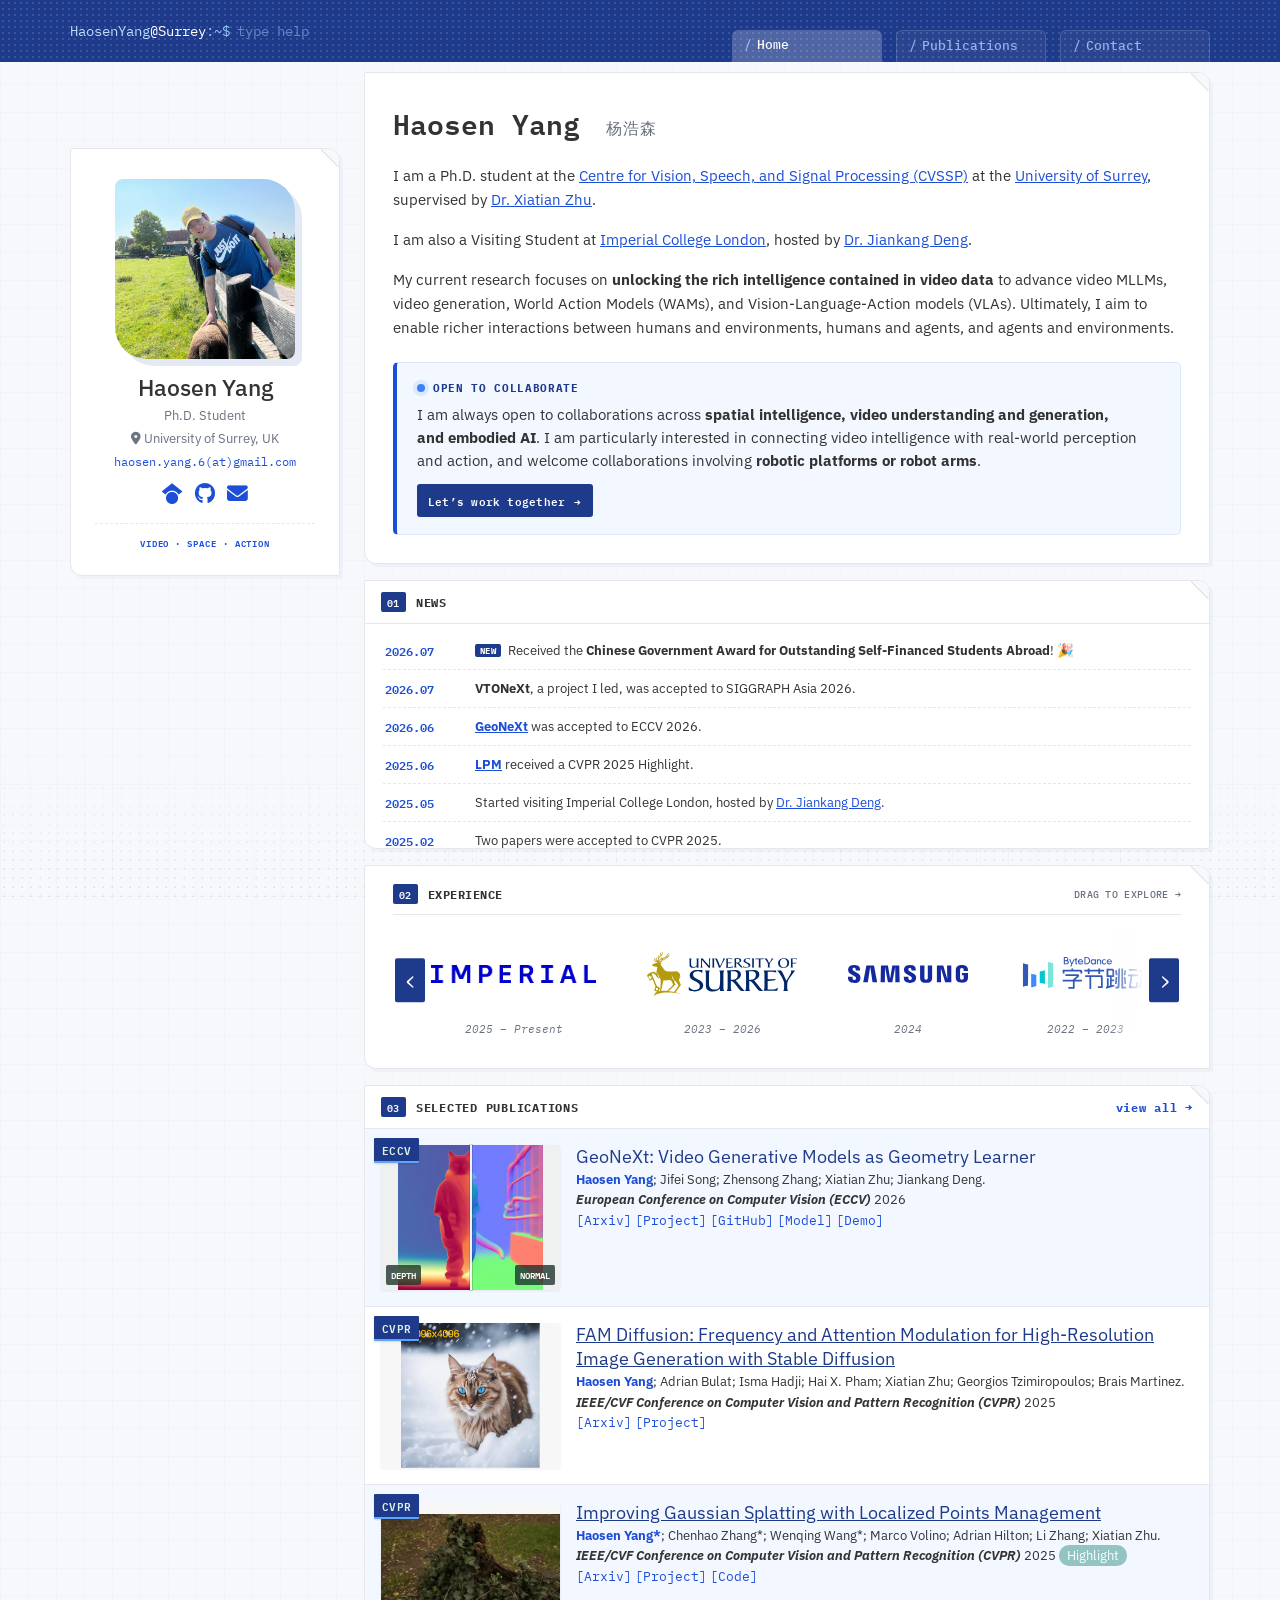
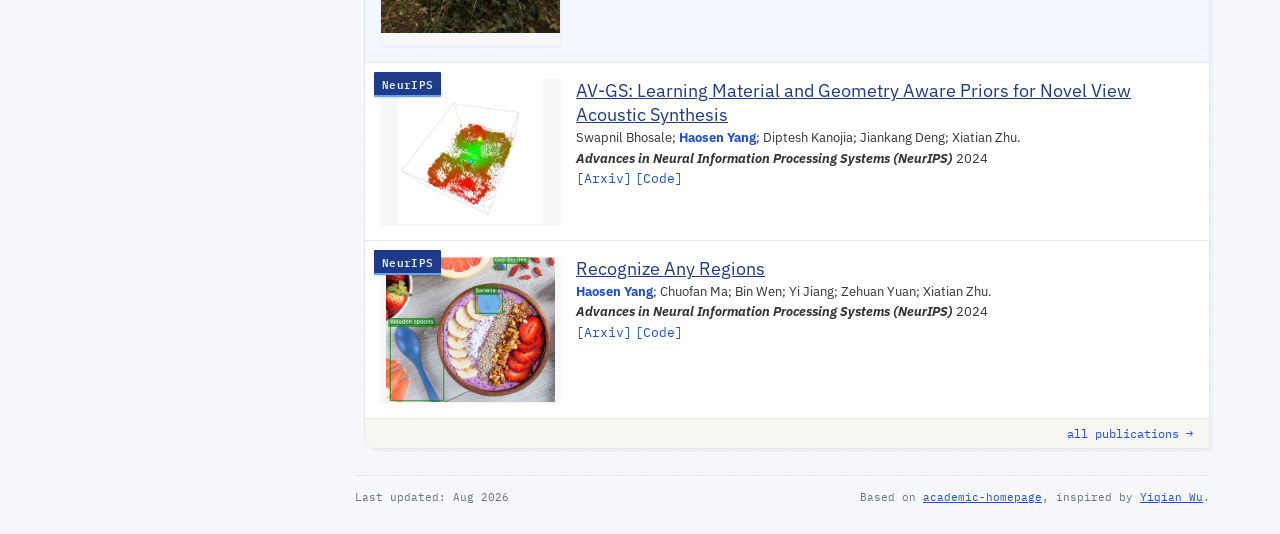
<file: index.html>
<!doctype html>
<html lang="en">
<head>
  <meta charset="utf-8">
  <meta name="viewport" content="width=device-width, initial-scale=1">
  <meta name="description" content="Haosen Yang — Human-Centric Spatial Intelligence, 3D/4D Reconstruction, and Generative AI.">
  <title>Haosen Yang</title>
  <link rel="preconnect" href="https://fonts.googleapis.com">
  <link rel="preconnect" href="https://fonts.gstatic.com" crossorigin>
  <link rel="stylesheet" href="https://fonts.googleapis.com/css2?family=IBM+Plex+Mono:wght@300;400;500;600;700&amp;family=IBM+Plex+Sans:wght@300;400;500;600;700&amp;display=swap">
  <link rel="stylesheet" href="https://cdnjs.cloudflare.com/ajax/libs/font-awesome/6.5.1/css/all.min.css">
  <link rel="stylesheet" href="stylesheet.css">
</head>
<body>
  <nav class="navbar">
    <div class="nav-inner">
      <form class="terminal" id="mini-terminal" autocomplete="off">
        <button class="terminal-prompt" type="button" aria-label="Open interactive terminal">HaosenYang<span class="terminal-place">@Surrey</span><span class="terminal-dim">:~$</span></button>
        <input class="terminal-input" id="terminal-input" type="text" aria-label="Terminal command" placeholder="type help" spellcheck="false">
        <div class="terminal-output" id="terminal-output" role="status" aria-live="polite"></div>
      </form>
      <button class="menu-button" type="button" aria-expanded="false" aria-controls="nav-links">menu</button>
      <div class="nav-links" id="nav-links">
        <a class="active" href="#home">Home</a>
        <a href="#publications">Publications</a>
        <a href="mailto:haosen.yang.6@gmail.com">Contact</a>
      </div>
    </div>
  </nav>

  <main class="container" id="home">
    <aside class="sidebar">
      <div class="card profile-card">
        <img class="avatar" src="images/yhs_avatar.jpeg" alt="Portrait of Haosen Yang">
        <h2>Haosen Yang</h2>
        <p class="position">Ph.D. Student</p>
        <p class="location"><i class="fa-solid fa-location-dot"></i> University of Surrey, UK</p>
        <a class="email" href="mailto:haosen.yang.6@gmail.com">haosen.yang.6(at)gmail.com</a>
        <div class="socials" aria-label="Academic profiles">
          <a href="https://scholar.google.com/citations?user=H8uoAdMAAAAJ&amp;hl=en" target="_blank" rel="noreferrer" aria-label="Google Scholar"><i class="fa-brands fa-google-scholar"></i></a>
          <a href="https://github.com/happy-hsy" target="_blank" rel="noreferrer" aria-label="GitHub"><i class="fa-brands fa-github"></i></a>
          <a href="mailto:haosen.yang.6@gmail.com" aria-label="Email"><i class="fa-solid fa-envelope"></i></a>
        </div>
      </div>
    </aside>

    <div class="content">
      <section class="card intro-card">
        <div class="card-body">
          <h1>Haosen Yang <span class="chinese-name">杨浩森</span></h1>
          <div class="bio">
            <p>I am a Ph.D. student at the <a href="https://www.surrey.ac.uk/centre-vision-speech-signal-processing/" target="_blank" rel="noreferrer">Centre for Vision, Speech, and Signal Processing (CVSSP)</a> at the <a href="https://www.surrey.ac.uk/" target="_blank" rel="noreferrer">University of Surrey</a>, supervised by <a href="https://x-up-lab.github.io/" target="_blank" rel="noreferrer">Dr. Xiatian Zhu</a>.</p>
            <p>I am also a Visiting Student at <a href="https://www.imperial.ac.uk/" target="_blank" rel="noreferrer">Imperial College London</a>, hosted by <a href="https://jiankangdeng.github.io/" target="_blank" rel="noreferrer">Dr. Jiankang Deng</a>.</p>
            <p>My current research focuses on <strong>unlocking the rich intelligence contained in video data</strong> to advance video MLLMs, video generation, World Action Models (WAMs), and Vision-Language-Action models (VLAs). Ultimately, I aim to enable richer interactions between humans and environments, humans and agents, and agents and environments.</p>
            <aside class="collaboration-callout">
              <div class="collaboration-label"><span></span> Open to collaborate</div>
              <p>I am always open to collaborations across <strong>spatial intelligence, video understanding and generation, and embodied AI</strong>. I am particularly interested in connecting video intelligence with real-world perception and action, and welcome collaborations involving <strong>robotic platforms or robot arms</strong>.</p>
              <a class="collaboration-button" href="mailto:haosen.yang.6@gmail.com">Let’s work together <span aria-hidden="true">→</span></a>
            </aside>
          </div>
        </div>
      </section>

      <section class="card news-card" aria-labelledby="news-title">
        <h3 class="section-title" id="news-title"><span>01</span> News</h3>
        <div class="news-list" tabindex="0" aria-label="Latest news, scroll for more">
          <div class="news-item latest"><time datetime="2026-07">2026.07</time><p><span class="new-badge">NEW</span> Received the <strong>Chinese Government Award for Outstanding Self-Financed Students Abroad</strong>! 🎉</p></div>
          <div class="news-item"><time datetime="2026-07">2026.07</time><p><strong>VTONeXt</strong>, a project I led, was accepted to SIGGRAPH Asia 2026.</p></div>
          <div class="news-item"><time datetime="2026-06">2026.06</time><p><a href="#geonext"><strong>GeoNeXt</strong></a> was accepted to ECCV 2026.</p></div>
          <div class="news-item"><time datetime="2025-06">2025.06</time><p><a href="https://arxiv.org/abs/2406.04251" target="_blank" rel="noreferrer"><strong>LPM</strong></a> received a CVPR 2025 Highlight.</p></div>
          <div class="news-item"><time datetime="2025-05">2025.05</time><p>Started visiting Imperial College London, hosted by <a href="https://jiankangdeng.github.io/" target="_blank" rel="noreferrer">Dr. Jiankang Deng</a>.</p></div>
          <div class="news-item"><time datetime="2025-02">2025.02</time><p>Two papers were accepted to CVPR 2025.</p></div>
          <div class="news-item"><time datetime="2024-12">2024.12</time><p>One paper was accepted to AAAI 2025.</p></div>
          <div class="news-item"><time datetime="2024-09">2024.09</time><p>Two papers were accepted to NeurIPS 2024.</p></div>
          <div class="news-item"><time datetime="2024-07">2024.07</time><p>Started a research internship at Samsung in Cambridge, UK.</p></div>
        </div>
      </section>

      <section class="card details-card">
        <div class="details-grid">
          <div class="detail-column">
            <div class="experience-heading"><h3><span>02</span> Experience</h3><span>drag to explore →</span></div>
            <div class="logo-carousel">
              <button class="carousel-prev" type="button" aria-label="Previous affiliation">‹</button>
              <div class="logo-strip" aria-label="Affiliations" tabindex="0">
              <figure><a href="https://www.imperial.ac.uk/" target="_blank" rel="noreferrer" title="Imperial College London"><img class="logo-imperial" src="images/badges/imperial.png" alt="Imperial College London"></a><figcaption>2025 – Present</figcaption></figure>
              <figure><span title="University of Surrey"><img class="logo-surrey" src="images/badges/surrey.svg" alt="University of Surrey"></span><figcaption>2023 – 2026</figcaption></figure>
              <figure><span title="Samsung"><img class="logo-samsung" src="images/badges/samsung.svg" alt="Samsung"></span><figcaption>2024</figcaption></figure>
              <figure><span title="ByteDance"><img class="logo-bytedance" src="images/badges/bytedance.svg" alt="ByteDance"></span><figcaption>2022 – 2023</figcaption></figure>
              <figure><span title="Harbin Institute of Technology"><img class="logo-hit" src="images/badges/hit.png" alt="Harbin Institute of Technology"></span><figcaption>2020 – 2022</figcaption></figure>
              <figure><span title="Baidu"><img class="logo-baidu" src="images/badges/baidu.svg" alt="Baidu"></span><figcaption>2021</figcaption></figure>
              <figure><span class="yitu-frame" title="YITU Technology"><img class="logo-yitu" src="images/badges/yitu-nus.png" alt="YITU Technology"></span><figcaption>2021</figcaption></figure>
              </div>
              <button class="carousel-next" type="button" aria-label="Next affiliation">›</button>
            </div>
          </div>
        </div>
      </section>

      <section class="card publications-card" id="publications">
        <h3 class="section-title"><span>03</span> Selected publications <a href="https://scholar.google.com/citations?user=H8uoAdMAAAAJ&amp;hl=en" target="_blank" rel="noreferrer">view all →</a></h3>

        <article class="publication selected" id="geonext">
          <div class="pub-image geonext-cover geonext-compare" style="--split:50%">
            <img class="geonext-depth" src="images/GeoNeXt/depth.png" alt="GeoNeXt depth prediction">
            <div class="geonext-normal-wrap"><img class="geonext-normal" src="images/GeoNeXt/normal.png" alt="GeoNeXt surface normal prediction"></div>
            <div class="compare-divider" aria-hidden="true"></div>
            <small class="modality-label depth-label">Depth</small>
            <small class="modality-label normal-label">Normal</small>
            <span>ECCV</span>
          </div>
          <div class="pub-copy">
            <h4>GeoNeXt: Video Generative Models as Geometry Learner</h4>
            <p class="authors"><strong>Haosen Yang</strong>; Jifei Song; Zhensong Zhang; Xiatian Zhu; Jiankang Deng.</p>
            <p><em><strong>European Conference on Computer Vision (ECCV)</strong></em> 2026</p>
            <p class="pub-links"><a href="https://arxiv.org/pdf/2608.28549" target="_blank" rel="noreferrer">[Arxiv]</a> <a href="projects/GeoNeXt/">[Project]</a> <a href="https://github.com/Creative-Intelligence-Studio/GeoNeXt" target="_blank" rel="noreferrer">[GitHub]</a> <a href="https://huggingface.co/happy0612/GeoNeXt" target="_blank" rel="noreferrer">[Model]</a> <a href="https://huggingface.co/spaces/happy0612/GeoNeXt" target="_blank" rel="noreferrer">[Demo]</a></p>
          </div>
        </article>

        <article class="publication">
          <div class="pub-image"><img src="images/snow_cat_4k.png" alt="FAM Diffusion result"><span>CVPR</span></div>
          <div class="pub-copy">
            <h4><a href="https://arxiv.org/abs/2411.18552" target="_blank" rel="noreferrer">FAM Diffusion: Frequency and Attention Modulation for High-Resolution Image Generation with Stable Diffusion</a></h4>
            <p class="authors"><strong>Haosen Yang</strong>; Adrian Bulat; Isma Hadji; Hai X. Pham; Xiatian Zhu; Georgios Tzimiropoulos; Brais Martinez.</p>
            <p><em><strong>IEEE/CVF Conference on Computer Vision and Pattern Recognition (CVPR)</strong></em> 2025</p>
            <p class="pub-links"><a href="https://arxiv.org/abs/2411.18552" target="_blank" rel="noreferrer">[Arxiv]</a> <a href="projects/Famdiffusion/">[Project]</a></p>
          </div>
        </article>

        <article class="publication selected">
          <div class="pub-image depth"><img src="images/stump.png" alt="Gaussian splatting rendering"><img class="hover" src="images/stump_depth.png" alt="Depth map"><span>CVPR</span></div>
          <div class="pub-copy">
            <h4><a href="https://arxiv.org/abs/2406.04251" target="_blank" rel="noreferrer">Improving Gaussian Splatting with Localized Points Management</a></h4>
            <p class="authors"><strong>Haosen Yang*</strong>; Chenhao Zhang*; Wenqing Wang*; Marco Volino; Adrian Hilton; Li Zhang; Xiatian Zhu.</p>
            <p><em><strong>IEEE/CVF Conference on Computer Vision and Pattern Recognition (CVPR)</strong></em> 2025 <mark>Highlight</mark></p>
            <p class="pub-links"><a href="https://arxiv.org/abs/2406.04251" target="_blank" rel="noreferrer">[Arxiv]</a> <a href="projects/LPM/">[Project]</a> <a href="https://github.com/Surrey-UP-Lab/GS-LPM" target="_blank" rel="noreferrer">[Code]</a></p>
          </div>
        </article>

        <article class="publication">
          <div class="pub-image"><img src="images/avgs.jpg" alt="AV-GS overview"><span>NeurIPS</span></div>
          <div class="pub-copy">
            <h4><a href="https://arxiv.org/abs/2406.08920" target="_blank" rel="noreferrer">AV-GS: Learning Material and Geometry Aware Priors for Novel View Acoustic Synthesis</a></h4>
            <p class="authors">Swapnil Bhosale; <strong>Haosen Yang</strong>; Diptesh Kanojia; Jiankang Deng; Xiatian Zhu.</p>
            <p><em><strong>Advances in Neural Information Processing Systems (NeurIPS)</strong></em> 2024</p>
            <p class="pub-links"><a href="https://arxiv.org/abs/2406.08920" target="_blank" rel="noreferrer">[Arxiv]</a> <a href="https://github.com/Surrey-UP-Lab/AV-GS/" target="_blank" rel="noreferrer">[Code]</a></p>
          </div>
        </article>

        <article class="publication last">
          <div class="pub-image"><img src="images/regionspot.png" alt="Recognize Any Regions overview"><span>NeurIPS</span></div>
          <div class="pub-copy">
            <h4><a href="https://arxiv.org/abs/2311.01373" target="_blank" rel="noreferrer">Recognize Any Regions</a></h4>
            <p class="authors"><strong>Haosen Yang</strong>; Chuofan Ma; Bin Wen; Yi Jiang; Zehuan Yuan; Xiatian Zhu.</p>
            <p><em><strong>Advances in Neural Information Processing Systems (NeurIPS)</strong></em> 2024</p>
            <p class="pub-links"><a href="https://arxiv.org/abs/2311.01373" target="_blank" rel="noreferrer">[Arxiv]</a> <a href="https://github.com/Surrey-UP-Lab/RegionSpot/" target="_blank" rel="noreferrer">[Code]</a></p>
          </div>
        </article>
        <div class="all-publications"><a href="https://scholar.google.com/citations?user=H8uoAdMAAAAJ&amp;hl=en" target="_blank" rel="noreferrer">all publications →</a></div>
      </section>
    </div>
  </main>

  <footer><div>Last updated: Aug 2026</div><div>Based on <a href="https://github.com/luost26/academic-homepage" target="_blank" rel="noreferrer">academic-homepage</a>, inspired by <a href="https://onethousandwu.com/" target="_blank" rel="noreferrer">Yiqian Wu</a>.</div></footer>
  <script>
    const button = document.querySelector('.menu-button');
    const links = document.querySelector('.nav-links');
    button.addEventListener('click', () => { const open = links.classList.toggle('open'); button.setAttribute('aria-expanded', open); });

    const terminal = document.querySelector('#mini-terminal');
    const terminalInput = document.querySelector('#terminal-input');
    const terminalOutput = document.querySelector('#terminal-output');
    const terminalPrompt = document.querySelector('.terminal-prompt');
    const terminalCommands = {
      help: '<strong>available commands</strong><br>about · research · papers · news · contact · whoami · <strong>play</strong> · clear',
      about: 'Ph.D. student exploring intelligence hidden in video.',
      research: 'video MLLMs · generation · WAMs · VLAs',
      whoami: 'visitor, collaborator, or future co-author? 👀',
      contact: 'Opening email…'
    };
    let gameTimer;
    const showTerminalOutput = (html) => {
      terminalOutput.innerHTML = html;
      terminalOutput.classList.add('show');
    };
    const GAME_API_URL = 'https://aqclijdevqjmkiznmbcs.supabase.co/functions/v1/game-leaderboard';
    const GAME_API_KEY = 'sb_publishable_rg37eqtdZ8HoRsp-7Ip4cA_vtwt-dIe';
    const getGamePlayerToken = () => {
      const storageKey = 'haosen-game-player-token';
      let token = window.localStorage.getItem(storageKey);
      if (!token) { token = crypto.randomUUID(); window.localStorage.setItem(storageKey, token); }
      return token;
    };
    const gameApiRequest = async (payload) => {
      const response = await fetch(GAME_API_URL, {
        method: 'POST',
        headers: { 'Content-Type': 'application/json', apikey: GAME_API_KEY },
        body: JSON.stringify({ ...payload, player_token: getGamePlayerToken() })
      });
      if (!response.ok) throw new Error('leaderboard unavailable');
      return response.json();
    };
    const recordSummit = async (hint) => {
      const storageKey = 'haosen-climbing-summit-rank';
      try {
        const savedRank = window.localStorage.getItem(storageKey);
        if (savedRank) {
          hint.innerHTML = `Summit reached — you are climber <strong>#${savedRank}</strong>! 🏔️`;
          return;
        }
        hint.textContent = 'Summit reached — registering your ascent…';
        const response = await fetch('https://counterapi.com/api/happy-hsy.github.io/climbingSummit/homepage?unique=true');
        if (!response.ok) throw new Error('counter unavailable');
        const result = await response.json();
        const rank = Number(result.value);
        if (!Number.isFinite(rank)) throw new Error('invalid counter');
        window.localStorage.setItem(storageKey, String(rank));
        hint.innerHTML = `Summit reached — you are climber <strong>#${rank}</strong>! 🏔️`;
      } catch (error) {
        hint.innerHTML = 'Summit reached! You made it to the top. 🏔️';
      }
    };
    const registerGamePlayer = async (game, node) => {
      const noun = game === 'climb' ? 'climber' : 'agent';
      try {
        node.textContent = 'registering player…';
        const result = await gameApiRequest({ action: 'register', game });
        const rank = Number(result.player_number);
        if (!Number.isFinite(rank)) throw new Error('invalid counter');
        node.innerHTML = `You are ${noun} <strong>#${rank}</strong> to play`;
        return rank;
      } catch (error) {
        node.textContent = game === 'climb' ? 'climbing session' : 'world-model session';
        return null;
      }
    };
    const startClimbingGame = () => {
      window.clearInterval(gameTimer);
      showTerminalOutput('<div class="game-head"><strong>summit.exe · skill</strong><span><b id="game-height">0</b>m · <b id="game-time">45</b>s</span><button class="game-expand" type="button" aria-label="Enlarge game" title="Enlarge game">⛶</button></div><div class="game-player-rank">registering player…</div><div class="health-row"><span>HP</span><div class="health-track"><i id="health-fill"></i></div><b id="health-value">100</b></div><canvas class="climb-canvas" width="310" height="220" tabindex="0" aria-label="Climbing game"></canvas><div class="climb-controls"><button type="button" data-move="left">←</button><button class="jump-button" type="button" data-move="jump">JUMP</button><button type="button" data-move="right">→</button></div><div class="game-hint">Move: ← → / A D · Jump: Space</div>');
      registerGamePlayer('climb', terminalOutput.querySelector('.game-player-rank'));
      const canvas = terminalOutput.querySelector('.climb-canvas');
      const context = canvas.getContext('2d');
      const heightNode = terminalOutput.querySelector('#game-height');
      const healthFill = terminalOutput.querySelector('#health-fill');
      const healthValue = terminalOutput.querySelector('#health-value');
      const timeNode = terminalOutput.querySelector('#game-time');
      const hint = terminalOutput.querySelector('.game-hint');
      const controls = { left: false, right: false };
      const player = { x: 145, y: 185, previousY: 185, vx: 0, vy: 0, width: 14, height: 20, grounded: true };
      const platforms = [{ x: 108, y: 205, width: 92, kind: 'safe', broken: false }];
      let previousX = 126;
      for (let i = 1; i < 12; i += 1) {
        previousX = Math.max(14, Math.min(248, previousX + (Math.random() * 150 - 75)));
        platforms.push({ x: previousX, y: 205 - i * 46, width: i === 11 ? 54 : 36 + Math.random() * 13, kind: i % 3 === 0 ? 'fragile' : i % 2 === 0 ? 'moving' : 'safe', broken: false, phase: Math.random() * 6 });
      }
      const lasers = [{ y: platforms[4].y - 23, phase: .2 }, { y: platforms[9].y - 22, phase: 2.7 }];
      let cameraY = 0;
      let health = 100;
      let highest = 0;
      let checkpoint = platforms[0];
      let currentPlatform = platforms[0];
      let ended = false;
      let invincibleUntil = 0;
      const startTime = performance.now();
      const platformX = (platform, now) => platform.x + (platform.kind === 'moving' ? Math.sin(now / 390 + platform.phase) * 31 : 0);
      const laserState = (laser, now) => ({ y: laser.y, gapX: 28 + (Math.sin(now / 720 + laser.phase) + 1) * 95, gapWidth: 76, active: Math.sin(now / 560 + laser.phase) > .38 });
      const finish = (won) => {
        if (ended) return;
        ended = true;
        window.clearInterval(gameTimer);
        controls.left = false;
        controls.right = false;
        if (won) recordSummit(hint);
        else hint.innerHTML = `Out of grip! Reached ${highest * 5}m. Type <strong>play</strong> to retry.`;
      };
      const jump = () => { if (player.grounded && !ended) { player.grounded = false; player.vy = -6.65; hint.textContent = 'Commit to the move!'; } };
      const setMove = (direction, active) => { if (direction === 'jump') { if (active) jump(); } else controls[direction] = active; canvas.focus({ preventScroll: true }); };
      const takeDamage = (damage, message, now) => {
        if (now < invincibleUntil || ended) return;
        health = Math.max(0, health - damage);
        healthFill.style.width = `${health}%`;
        healthFill.classList.toggle('danger', health <= 35);
        healthValue.textContent = health;
        if (health <= 0) { finish(false); return; }
        invincibleUntil = now + 1450;
        player.x = platformX(checkpoint, now) + checkpoint.width / 2 - 7;
        player.y = checkpoint.y - player.height; player.vx = 0; player.vy = 0; player.grounded = true; currentPlatform = checkpoint;
        hint.textContent = `${message} −${damage} HP`;
      };
      const keyMove = (event, active) => {
        if (!terminalOutput.classList.contains('show') || ended) return;
        if (event.key === 'ArrowLeft' || event.key.toLowerCase() === 'a') { event.preventDefault(); setMove('left', active); }
        if (event.key === 'ArrowRight' || event.key.toLowerCase() === 'd') { event.preventDefault(); setMove('right', active); }
        if ((event.code === 'Space' || event.key === 'ArrowUp' || event.key.toLowerCase() === 'w') && active && !event.repeat) { event.preventDefault(); jump(); }
      };
      canvas.addEventListener('keydown', (event) => keyMove(event, true));
      canvas.addEventListener('keyup', (event) => keyMove(event, false));
      terminalOutput.querySelectorAll('[data-move]').forEach((control) => {
        const direction = control.dataset.move;
        control.addEventListener('pointerdown', (event) => { event.preventDefault(); setMove(direction, true); });
        ['pointerup', 'pointercancel', 'pointerleave'].forEach((name) => control.addEventListener(name, () => setMove(direction, false)));
      });
      terminalOutput.querySelector('.game-expand').addEventListener('click', (event) => {
        event.stopPropagation();
        const expanded = terminalOutput.classList.toggle('game-expanded');
        event.currentTarget.textContent = expanded ? '✕' : '⛶';
        event.currentTarget.setAttribute('aria-label', expanded ? 'Restore game size' : 'Enlarge game');
        canvas.focus({ preventScroll: true });
      });
      canvas.focus({ preventScroll: true });
      const draw = (now) => {
        context.clearRect(0, 0, canvas.width, canvas.height);
        const sky = context.createLinearGradient(0, 0, 0, canvas.height);
        sky.addColorStop(0, '#081944'); sky.addColorStop(1, '#173577');
        context.fillStyle = sky; context.fillRect(0, 0, canvas.width, canvas.height);
        context.fillStyle = 'rgba(191,219,254,.12)';
        for (let i = 0; i < 22; i += 1) context.fillRect((i * 67) % 310, ((i * 41) - cameraY * .25) % 220, 2, 2);
        if (highest >= 4) {
          const windDirection = Math.sin(now / 780);
          context.strokeStyle = 'rgba(191,219,254,.42)'; context.lineWidth = 1.5;
          for (let i = 0; i < 5; i += 1) {
            const windX = ((now * (windDirection >= 0 ? .09 : -.09) + i * 79) % 390 + 390) % 390 - 40;
            const windY = 32 + i * 37;
            context.beginPath(); context.moveTo(windX, windY); context.lineTo(windX + (windDirection >= 0 ? 28 : -28), windY); context.stroke();
          }
          context.fillStyle = 'rgba(191,219,254,.75)'; context.font = '11px monospace'; context.fillText(windDirection >= 0 ? 'wind →' : '← wind', windDirection >= 0 ? 251 : 8, 16);
        }
        platforms.forEach((platform, index) => {
          if (platform.broken) return;
          const x = platformX(platform, now);
          const y = platform.y - cameraY;
          if (y < -15 || y > 235) return;
          context.fillStyle = platform.kind === 'fragile' ? '#f472b6' : platform.kind === 'moving' ? '#fbbf24' : '#60a5fa';
          context.beginPath(); context.roundRect(x, y, platform.width, 9, 4); context.fill();
          context.fillStyle = 'rgba(255,255,255,.55)'; context.fillRect(x + 5, y + 2, platform.width - 10, 2);
          if (index === 11) { context.fillStyle = '#fde68a'; context.font = '18px sans-serif'; context.fillText('⚑', x + platform.width / 2 - 7, y - 7); }
        });
        lasers.forEach((laser) => {
          const state = laserState(laser, now);
          if (!state.active) return;
          const y = state.y - cameraY;
          if (y < -12 || y > 232) return;
          context.fillStyle = 'rgba(251,113,133,.16)'; context.fillRect(0, y - 3, state.gapX, 10); context.fillRect(state.gapX + state.gapWidth, y - 3, canvas.width, 10);
          context.fillStyle = '#fb7185'; context.fillRect(0, y, state.gapX, 3); context.fillRect(state.gapX + state.gapWidth, y, canvas.width, 3);
          context.fillStyle = '#86efac'; context.fillRect(state.gapX, y + 1, state.gapWidth, 1);
        });
        const screenY = player.y - cameraY;
        context.globalAlpha = now < invincibleUntil && Math.floor(now / 90) % 2 ? .25 : 1;
        context.fillStyle = '#eaf2ff'; context.beginPath(); context.arc(player.x + 7, screenY + 5, 5, 0, Math.PI * 2); context.fill();
        context.strokeStyle = '#bfdbfe'; context.lineWidth = 3; context.beginPath(); context.moveTo(player.x + 7, screenY + 10); context.lineTo(player.x + 7, screenY + 18); context.moveTo(player.x + 7, screenY + 12); context.lineTo(player.x + 1, screenY + 16); context.moveTo(player.x + 7, screenY + 12); context.lineTo(player.x + 13, screenY + 16); context.stroke();
        context.globalAlpha = 1;
      };
      gameTimer = window.setInterval(() => {
        if (ended) return;
        const now = performance.now();
        const remaining = Math.max(0, 45 - Math.floor((now - startTime) / 1000));
        timeNode.textContent = remaining;
        if (remaining <= 0) { finish(false); return; }
        player.previousY = player.y;
        if (controls.left) player.vx -= .2;
        if (controls.right) player.vx += .2;
        const wind = highest >= 4 ? Math.sin(now / 780) * (.035 + highest * .006) : 0;
        player.vx += wind;
        player.vx *= .88; player.vx = Math.max(-2.3, Math.min(2.3, player.vx));
        if (player.grounded && currentPlatform) {
          const supportX = platformX(currentPlatform, now);
          player.y = currentPlatform.y - player.height;
          if (player.x + player.width < supportX || player.x > supportX + currentPlatform.width) { player.grounded = false; player.vy = .4; }
        }
        if (!player.grounded) player.vy += .24;
        player.x += player.vx; player.y += player.vy;
        player.x = Math.max(0, Math.min(canvas.width - player.width, player.x));
        if (now >= invincibleUntil) lasers.forEach((laser) => {
          const state = laserState(laser, now);
          if (!state.active) return;
          const padding = 3;
          const insideGap = player.x + padding >= state.gapX && player.x + player.width - padding <= state.gapX + state.gapWidth;
          const crossesBeam = player.y + player.height - padding > state.y && player.y + padding < state.y + 4;
          if (!insideGap && crossesBeam) takeDamage(25, 'Zapped! Wait or aim for the green gap.', now);
        });
        if (!player.grounded && player.vy > 0) {
          platforms.forEach((platform, index) => {
            if (platform.broken) return;
            const x = platformX(platform, now);
            const previousBottom = player.previousY + player.height;
            const bottom = player.y + player.height;
            if (previousBottom <= platform.y && bottom >= platform.y && player.x + player.width > x && player.x < x + platform.width) {
              player.y = platform.y - player.height; player.vy = 0; player.grounded = true; currentPlatform = platform;
              if (platform.kind !== 'fragile') checkpoint = platform;
              if (index > highest) { highest = index; heightNode.textContent = index * 5; }
              if (platform.kind === 'fragile') window.setTimeout(() => { platform.broken = true; if (currentPlatform === platform) { player.grounded = false; player.vy = .6; } }, 320);
              if (index === 11) finish(true);
            }
          });
        }
        if (player.y - cameraY < 82) cameraY = player.y - 82;
        if (player.y > cameraY + canvas.height + 35) {
          takeDamage(18, 'Saved by the rope — two hands on!', now);
        }
        draw(now);
      }, 1000 / 60);
    };
    const startWorldGame = () => {
      window.clearInterval(gameTimer);
      showTerminalOutput('<div class="game-head"><strong>world_model.exe</strong><span><b id="world-score">0</b> pts · <b id="world-combo">x1</b> · <b id="world-time">30</b>s</span><button class="game-expand" type="button" aria-label="Enlarge game">⛶</button></div><div class="game-player-rank">registering player…</div><div class="health-row"><span>HP</span><div class="health-track"><i id="health-fill"></i></div><b id="health-value">100</b></div><canvas class="climb-canvas world-canvas" width="310" height="220" tabindex="0" aria-label="World model shooting game"></canvas><div class="conference-stats"><span>CVPR <b data-conf="CVPR">0</b></span><span>ICCV <b data-conf="ICCV">0</b></span><span>ECCV <b data-conf="ECCV">0</b></span><span>NeurIPS <b data-conf="NeurIPS">0</b></span><span>ICLR <b data-conf="ICLR">0</b></span><span>ICML <b data-conf="ICML">0</b></span><span class="rare">T-PAMI <b data-conf="T-PAMI">0</b></span><span class="nature">Nature <b data-conf="Nature">0</b></span></div><div class="climb-controls"><button type="button" data-move="left">←</button><button class="jump-button" type="button" data-move="fire">FIRE</button><button type="button" data-move="right">→</button></div><div class="game-hint">Move: A D / ← → · Fire: Space</div>');
      const playerRegistration = registerGamePlayer('world', terminalOutput.querySelector('.game-player-rank'));
      const canvas = terminalOutput.querySelector('.world-canvas');
      const context = canvas.getContext('2d');
      const scoreNode = terminalOutput.querySelector('#world-score');
      const comboNode = terminalOutput.querySelector('#world-combo');
      const timeNode = terminalOutput.querySelector('#world-time');
      const healthFill = terminalOutput.querySelector('#health-fill');
      const healthValue = terminalOutput.querySelector('#health-value');
      const hint = terminalOutput.querySelector('.game-hint');
      const player = { x: 138, y: 194, width: 34, height: 13, vx: 0 };
      const controls = { left: false, right: false };
      const bullets = [];
      const targets = [];
      const labels = ['CVPR', 'ICCV', 'ECCV', 'NeurIPS', 'ICLR', 'ICML', 'T-PAMI', 'Nature'];
      const targetPool = [...Array(10).fill('CVPR'), ...Array(10).fill('ICCV'), ...Array(10).fill('ECCV'), ...Array(10).fill('NeurIPS'), ...Array(10).fill('ICLR'), ...Array(10).fill('ICML'), ...Array(3).fill('T-PAMI'), 'Nature'];
      const conferenceHits = Object.fromEntries(labels.map((label) => [label, 0]));
      let score = 0, combo = 1, health = 100, lastSpawn = 0, lastShot = 0, ended = false;
      const startTime = performance.now();
      const submitCurrentWorldScore = () => gameApiRequest({
        action: 'submit_world_score', score,
        cvpr: conferenceHits.CVPR, iccv: conferenceHits.ICCV, eccv: conferenceHits.ECCV,
        neurips: conferenceHits.NeurIPS, iclr: conferenceHits.ICLR, icml: conferenceHits.ICML,
        nature: conferenceHits.Nature, tpami: conferenceHits['T-PAMI']
      });
      const finishWorldGame = async () => {
        if (ended) return;
        ended = true;
        window.clearInterval(gameTimer);
        hint.textContent = 'Saving your papers and calculating global rank…';
        try {
          const playerNumber = await playerRegistration;
          const result = await submitCurrentWorldScore();
          hint.innerHTML = `Player <strong>#${playerNumber || '?'}</strong> · paper rank <strong>#${result.rank}</strong> of ${result.ranked_players} finishers · top <strong>${result.top_percent}%</strong> (${result.total_players} players)`;
        } catch (error) {
          hint.innerHTML = `Final: CVPR ${conferenceHits.CVPR} · ICCV ${conferenceHits.ICCV} · ECCV ${conferenceHits.ECCV} · NeurIPS ${conferenceHits.NeurIPS} · ICLR ${conferenceHits.ICLR} · ICML ${conferenceHits.ICML} · T-PAMI ${conferenceHits['T-PAMI']} · Nature ${conferenceHits.Nature}`;
        }
      };
      const fire = () => {
        const now = performance.now();
        if (ended || now - lastShot < 190) return;
        lastShot = now;
        bullets.push({ x: player.x + player.width / 2 - 2, y: player.y - 7, width: 4, height: 10 });
      };
      const setControl = (direction, active) => { if (direction === 'fire') { if (active) fire(); } else controls[direction] = active; canvas.focus({ preventScroll: true }); };
      canvas.addEventListener('keydown', (event) => {
        if (event.key === 'ArrowLeft' || event.key.toLowerCase() === 'a') { event.preventDefault(); controls.left = true; }
        if (event.key === 'ArrowRight' || event.key.toLowerCase() === 'd') { event.preventDefault(); controls.right = true; }
        if (event.code === 'Space' && !event.repeat) { event.preventDefault(); fire(); }
      });
      canvas.addEventListener('keyup', (event) => {
        if (event.key === 'ArrowLeft' || event.key.toLowerCase() === 'a') controls.left = false;
        if (event.key === 'ArrowRight' || event.key.toLowerCase() === 'd') controls.right = false;
      });
      terminalOutput.querySelectorAll('[data-move]').forEach((control) => {
        const direction = control.dataset.move;
        control.addEventListener('pointerdown', (event) => { event.preventDefault(); setControl(direction, true); });
        ['pointerup', 'pointercancel', 'pointerleave'].forEach((name) => control.addEventListener(name, () => setControl(direction, false)));
      });
      terminalOutput.querySelector('.game-expand').addEventListener('click', (event) => {
        event.stopPropagation(); const expanded = terminalOutput.classList.toggle('game-expanded'); event.currentTarget.textContent = expanded ? '✕' : '⛶'; canvas.focus({ preventScroll: true });
      });
      canvas.focus({ preventScroll: true });
      gameTimer = window.setInterval(() => {
        if (ended) return;
        const now = performance.now();
        const remaining = Math.max(0, 30 - Math.floor((now - startTime) / 1000));
        timeNode.textContent = remaining;
        if (remaining <= 0 || health <= 0) { finishWorldGame(); return; }
        if (now - lastSpawn > Math.max(390, 820 - score * 2)) {
          lastSpawn = now;
          targets.push({ x: 12 + Math.random() * 246, y: -18, width: 46, height: 18, speed: 1 + Math.random() * .75, label: targetPool[Math.floor(Math.random() * targetPool.length)], phase: Math.random() * 6 });
        }
        if (controls.left) player.vx -= .3; if (controls.right) player.vx += .3;
        player.vx *= .86; player.vx = Math.max(-3.1, Math.min(3.1, player.vx)); player.x = Math.max(0, Math.min(310 - player.width, player.x + player.vx));
        bullets.forEach((bullet) => { bullet.y -= 5.4; });
        targets.forEach((target) => { target.y += target.speed; target.x += Math.sin(now / 420 + target.phase) * .35; });
        for (let i = targets.length - 1; i >= 0; i -= 1) {
          const target = targets[i];
          let hit = false;
          for (let j = bullets.length - 1; j >= 0; j -= 1) {
            const bullet = bullets[j];
            if (bullet.x < target.x + target.width && bullet.x + bullet.width > target.x && bullet.y < target.y + target.height && bullet.y + bullet.height > target.y) {
              bullets.splice(j, 1); targets.splice(i, 1); score += 10 * combo; combo = Math.min(5, combo + 1); conferenceHits[target.label] += 1; terminalOutput.querySelector(`[data-conf="${target.label}"]`).textContent = conferenceHits[target.label];
              if (target.label === 'Nature') {
                hint.textContent = 'Nature accepted — registering this rare achievement…';
                terminalOutput.classList.add('nature-celebration');
                playerRegistration.then(() => submitCurrentWorldScore()).then((result) => {
                  hint.innerHTML = `🎉 Congratulations! You are the <strong>#${result.nature_winner_number}</strong> player to get Nature!`;
                  window.setTimeout(() => terminalOutput.classList.remove('nature-celebration'), 2200);
                }).catch(() => { hint.textContent = '🎉 Congratulations — Nature accepted!'; });
              }
              hit = true; break;
            }
          }
          if (!hit && target.y > 220) { targets.splice(i, 1); health = Math.max(0, health - 15); combo = 1; }
        }
        for (let i = bullets.length - 1; i >= 0; i -= 1) if (bullets[i].y < -12) bullets.splice(i, 1);
        scoreNode.textContent = score; comboNode.textContent = `x${combo}`; healthValue.textContent = health; healthFill.style.width = `${health}%`; healthFill.classList.toggle('danger', health <= 35);
        context.fillStyle = '#071638'; context.fillRect(0, 0, 310, 220);
        context.strokeStyle = 'rgba(96,165,250,.1)'; context.lineWidth = 1;
        for (let x = 0; x < 310; x += 20) { context.beginPath(); context.moveTo(x, 0); context.lineTo(x, 220); context.stroke(); }
        for (let y = 0; y < 220; y += 20) { context.beginPath(); context.moveTo(0, y); context.lineTo(310, y); context.stroke(); }
        targets.forEach((target) => { context.fillStyle = target.label === 'Nature' ? '#b7791f' : target.label === 'T-PAMI' ? '#7c3aed' : '#1d4ed8'; context.fillRect(target.x, target.y, target.width, target.height); context.strokeStyle = target.label === 'Nature' ? '#fde68a' : '#93c5fd'; context.strokeRect(target.x, target.y, target.width, target.height); context.fillStyle = '#fff'; context.font = '8px monospace'; context.textAlign = 'center'; context.fillText(target.label, target.x + target.width / 2, target.y + 12); });
        context.fillStyle = '#fbbf24'; bullets.forEach((bullet) => context.fillRect(bullet.x, bullet.y, bullet.width, bullet.height));
        context.fillStyle = '#60a5fa'; context.beginPath(); context.moveTo(player.x, player.y + player.height); context.lineTo(player.x + player.width / 2, player.y); context.lineTo(player.x + player.width, player.y + player.height); context.closePath(); context.fill();
        context.fillStyle = '#bfdbfe'; context.fillRect(player.x + player.width / 2 - 2, player.y - 4, 4, 8);
      }, 1000 / 60);
    };
    terminalPrompt.addEventListener('click', () => terminalInput.focus());
    terminal.addEventListener('submit', (event) => {
      event.preventDefault();
      const command = terminalInput.value.trim().toLowerCase();
      terminalInput.value = '';
      if (!command) return;
      window.clearInterval(gameTimer);
      if (command === 'clear') { window.clearInterval(gameTimer); terminalOutput.classList.remove('show'); return; }
      if (command === 'play' || command === 'world' || command === 'shoot') {
        startWorldGame();
      } else if (command === 'coffee') {
        showTerminalOutput('☕ compiling ideas…<br><span class="terminal-secret">done: one paper idea generated.</span>');
      } else if (command === 'sudo hire haosen' || command === 'sudo hire me') {
        showTerminalOutput('permission granted ✓<br><a class="terminal-email-link" href="mailto:haosen.yang.6@gmail.com">send collaboration request →</a>');
      } else if (command === 'papers' || command === 'publications') {
        showTerminalOutput('✓ jumping to selected publications');
        document.querySelector('#publications').scrollIntoView({ behavior: 'smooth' });
      } else if (command === 'news') {
        showTerminalOutput('✓ loading latest updates');
        document.querySelector('.news-card').scrollIntoView({ behavior: 'smooth' });
      } else if (command === 'contact' || command === 'email') {
        showTerminalOutput(terminalCommands.contact);
        window.setTimeout(() => { window.location.href = 'mailto:haosen.yang.6@gmail.com'; }, 350);
      } else if (terminalCommands[command]) {
        showTerminalOutput(terminalCommands[command]);
      } else {
        showTerminalOutput(`command not found: <strong>${command.replace(/[<>&"']/g, '')}</strong><br>type <strong>help</strong> to explore`);
      }
    });
    document.addEventListener('click', (event) => {
      if (!terminal.contains(event.target)) terminalOutput.classList.remove('show');
    });

    const carousel = document.querySelector('.logo-strip');
    const scrollCarousel = (direction) => {
      const item = carousel.querySelector('figure');
      carousel.scrollBy({ left: direction * (item.offsetWidth + 36), behavior: 'smooth' });
    };
    document.querySelector('.carousel-prev').addEventListener('click', () => scrollCarousel(-1));
    document.querySelector('.carousel-next').addEventListener('click', () => scrollCarousel(1));
    carousel.addEventListener('keydown', (event) => {
      if (event.key === 'ArrowLeft') { event.preventDefault(); scrollCarousel(-1); }
      if (event.key === 'ArrowRight') { event.preventDefault(); scrollCarousel(1); }
    });
    carousel.addEventListener('wheel', (event) => {
      if (Math.abs(event.deltaY) > Math.abs(event.deltaX)) {
        event.preventDefault();
        carousel.scrollLeft += event.deltaY;
      }
    }, { passive: false });

    let dragging = false;
    let dragStart = 0;
    let scrollStart = 0;
    carousel.addEventListener('pointerdown', (event) => {
      dragging = true;
      dragStart = event.clientX;
      scrollStart = carousel.scrollLeft;
      carousel.classList.add('is-dragging');
      carousel.setPointerCapture(event.pointerId);
    });
    carousel.addEventListener('pointermove', (event) => {
      if (dragging) carousel.scrollLeft = scrollStart - (event.clientX - dragStart);
    });
    const stopDragging = () => { dragging = false; carousel.classList.remove('is-dragging'); };
    carousel.addEventListener('pointerup', stopDragging);
    carousel.addEventListener('pointercancel', stopDragging);

    const comparison = document.querySelector('.geonext-compare');
    comparison.addEventListener('pointermove', (event) => {
      const bounds = comparison.getBoundingClientRect();
      const percentage = Math.min(92, Math.max(8, ((event.clientX - bounds.left) / bounds.width) * 100));
      comparison.style.setProperty('--split', percentage + '%');
    });
    comparison.addEventListener('pointerleave', () => comparison.style.setProperty('--split', '50%'));
  </script>
</body>
</html>
</file>
<file: stylesheet.css>
@charset "utf-8";
:root{--accent:#4d7860;--accent-hover:#365f48;--page:#f3f5f3;--text:#1c2320;--muted:#5a6b62;--highlight:#e5eee4;--nav:#1a312c;--card:#fff;--border:#d4e0d9;--tint:#c4d9cf;--terminal:#72a98a;--dim:#8aab98;--gold:#c5a46a;--mono:"IBM Plex Mono",monospace}
*{box-sizing:border-box}html{scroll-behavior:smooth;background:var(--page)}body{margin:0;padding-top:72px;background:transparent;color:var(--text);font-family:"IBM Plex Sans",Arial,sans-serif;font-size:15px;line-height:1.6}body:after{content:"";position:fixed;left:0;right:0;bottom:0;height:200px;z-index:-1;background-image:radial-gradient(circle,rgba(72,160,110,.25) 1px,transparent 1px);background-size:8px 8px;mask-image:linear-gradient(to top,#000,transparent);pointer-events:none}a{color:var(--accent)}
.navbar{position:fixed;z-index:100;inset:0 0 auto;height:60px;background:var(--nav)}.navbar:before{content:"";position:absolute;inset:0;background-image:radial-gradient(circle,rgba(255,255,255,.08) 1px,transparent 1px);background-size:6px 6px;mask-image:linear-gradient(to bottom,#000 55%,transparent 88%);pointer-events:none}.nav-inner{position:relative;display:flex;align-items:center;width:min(1140px,calc(100% - 30px));height:100%;margin:auto}.terminal{display:flex;align-items:center;color:var(--terminal);font:400 .9rem var(--mono);text-decoration:none}.terminal-place{color:var(--gold)}.terminal-dim{color:var(--dim)}.terminal-cursor{display:inline-block;width:2px;height:1em;margin-left:2px;background:var(--terminal);animation:blink 1s step-end infinite}@keyframes blink{50%{opacity:0}}.nav-links{align-self:flex-end;display:flex;gap:15px;margin-left:auto}.nav-links a{position:relative;bottom:-5px;width:150px;padding:.35rem .75rem;color:var(--accent);background:rgba(255,255,255,.07);border:1px solid rgba(255,255,255,.14);border-bottom:0;border-radius:5px 5px 0 0;font:500 .82rem var(--mono);text-decoration:none}.nav-links a:before{content:"/";margin-right:.25em;opacity:.5}.nav-links a.active{color:#dff0e7;background:rgba(255,255,255,.2);border-color:rgba(255,255,255,.22);transform:translateY(-6px)}.menu-button{display:none;margin-left:auto;padding:.4em .7em;background:var(--highlight);border:1px solid var(--border);border-radius:4px;font:.8rem var(--mono)}
.container{display:grid;grid-template-columns:270px minmax(0,1fr);gap:30px;width:min(1140px,calc(100% - 30px));margin:0 auto}.sidebar{position:relative}.profile-card{position:sticky;top:76px;text-align:center}.card{margin-bottom:16px;overflow:hidden;background:var(--card);border:1.25px solid var(--border);border-radius:6px}.profile-card{padding:24px}.avatar{display:block;width:180px;height:180px;margin:0 auto 10px;object-fit:cover;object-position:center 25%;border:3px solid #fff;border-radius:50%;box-shadow:0 2px 6px rgba(0,0,0,.18);outline:2px solid var(--border)}.profile-card h2{margin:4px 0 0;font-size:1.45rem;font-weight:500}.position,.location{margin:0;color:var(--muted);font-size:.8rem}.location{margin-top:2px}.email{display:block;margin-top:5px;color:var(--accent);font:.72rem var(--mono);text-decoration:none;white-space:nowrap}.socials{display:flex;justify-content:center;gap:12px;margin-top:8px;font-size:1.3rem}.socials a{text-decoration:none}.content{min-width:0}.card-body{padding:28px}.intro-card h1{margin:0 0 18px;font:600 1.72rem var(--mono)}.bio{font-size:14.5px;line-height:1.65}.bio p{margin:0 0 1rem}.bio p:last-child{margin-bottom:0}.bio a{color:var(--accent)}
.details-grid{display:grid;grid-template-columns:1fr 1fr;gap:28px;padding:22px 28px}.detail-column h3,.section-title{margin:0 0 8px;color:var(--accent);font:700 .85rem var(--mono);letter-spacing:.04em;text-transform:uppercase}.detail-item{margin-top:7px}.detail-title{font-weight:500}.detail-row{display:flex;justify-content:space-between;gap:15px;font-size:.8rem;line-height:1.45}.detail-row em{margin-top:auto;color:var(--muted);text-align:right;white-space:nowrap}.section-title{padding:9px 16px;margin:0;background:var(--tint);border-bottom:1px solid var(--tint);font-size:.8rem;letter-spacing:.06em}.section-title a{float:right;color:var(--accent);font-size:.75rem;text-transform:none;text-decoration:none}.overview-body p{margin:0 0 1rem}.topic-map{width:min(600px,100%);margin:28px auto 5px;padding:20px;background:var(--page);border:1px dashed var(--border);border-radius:5px}.topic{padding:10px;border:1px solid var(--border);border-radius:4px;background:#fff;color:var(--accent);font:600 .75rem/1.35 var(--mono);text-align:center}.topic.central{width:220px;margin:auto;background:var(--highlight)}.connector{width:1px;height:25px;margin:auto;background:var(--border)}.topic-row{display:grid;grid-template-columns:repeat(3,1fr);gap:15px}
.publication{display:grid;grid-template-columns:25% 75%;border-bottom:1px solid var(--border)}.publication.selected{background:var(--highlight)}.pub-image{position:relative;display:flex;align-items:flex-start;padding:16px}.pub-image img{width:100%;height:145px;object-fit:contain;background:#f7f7f7;border-radius:2px;box-shadow:0 1px 3px rgba(0,0,0,.07)}.pub-image span{position:absolute;top:8px;left:8px;z-index:2;padding:2px 8px;color:#dff0e7;background:var(--accent);border-radius:2px;font:600 .68rem var(--mono);letter-spacing:.03em;box-shadow:0 1px 2px rgba(0,0,0,.12)}.depth .hover{position:absolute;inset:16px;width:calc(100% - 32px);opacity:0;transition:opacity .25s}.depth:hover .hover{opacity:1}.pub-copy{padding:16px 16px 16px 0}.pub-copy h4{margin:0;color:#486455;font-size:1.12rem;line-height:1.35;font-weight:400}.pub-copy h4 a{color:inherit}.pub-copy p{margin:1px 0;font-size:.8rem;line-height:1.5}.authors strong{color:var(--accent)}.pub-copy .description{color:#6c757d}.pub-links a{color:var(--accent);text-decoration:none}.pub-copy mark{padding:2px 8px;color:#fff;background:#91c4c3;border-radius:10px}.last{border-bottom:0}.all-publications{padding:7px 16px;text-align:right;border-top:1px solid var(--border);font:.75rem var(--mono)}.all-publications a{text-decoration:none}footer{display:flex;justify-content:space-between;gap:30px;width:min(855px,calc(100% - 30px));margin:10px max(15px,calc((100% - 1140px)/2)) 30px auto;color:var(--muted);font:.7rem var(--mono)}
@media(max-width:767px){body{padding-top:72px}.container{grid-template-columns:1fr}.profile-card{position:static}.content{margin-top:-14px}.publication{position:relative;display:block;min-height:250px;background-size:cover}.pub-image{position:absolute;inset:0;padding:0}.pub-image img{width:100%;height:100%;object-fit:cover;border-radius:0}.depth .hover{inset:0;width:100%}.pub-copy{position:relative;z-index:3;min-height:250px;padding:45px 24px 18px;background:rgba(255,255,255,.92)}.pub-image span{top:12px;left:12px}.details-grid{grid-template-columns:1fr}footer{width:calc(100% - 30px);margin:20px 15px 30px}}
@media(max-width:575px){.navbar{height:auto;min-height:60px}.nav-inner{flex-wrap:wrap}.menu-button{display:block}.nav-links{display:none;flex:0 0 100%;align-items:stretch;gap:4px;padding:8px 0}.nav-links.open{display:flex;flex-direction:column}.nav-links a{bottom:0;width:100%;border-top:0;border-bottom:1px solid rgba(255,255,255,.14);border-radius:0 0 5px 5px}.nav-links a.active{transform:translateY(3px)}.container{width:calc(100% - 30px)}.details-grid,.card-body{padding:22px}.topic-row{gap:5px}.topic{font-size:.65rem;padding:8px 4px}footer{flex-direction:column;gap:4px}}

.detail-item{margin-top:10px;padding-bottom:8px;border-bottom:1px dashed var(--border)}
.detail-item:last-child{padding-bottom:0;border-bottom:0}
.details-grid{grid-template-columns:minmax(0,1fr);min-width:0}
.detail-column{min-width:0;max-width:100%}
.affiliation-grid{display:grid;grid-template-columns:repeat(3,minmax(0,1fr));gap:12px;margin-top:14px}
.affiliation{display:flex;min-width:0;flex-direction:column;justify-content:space-between;padding:14px;background:var(--page);border:1px solid var(--border);border-radius:5px}
.logo-wrap{display:flex;align-items:center;height:42px;margin-bottom:13px}
.logo-wrap img{display:block;max-width:100%;max-height:31px;width:auto;height:auto;object-fit:contain;object-position:left center}
.imperial-affiliation .logo-wrap img{max-height:25px}
.yitu-logo{height:48px;margin-top:-3px;margin-bottom:10px}
.yitu-logo img{width:58px;height:48px;object-fit:contain;object-position:left center;mix-blend-mode:multiply}
.hit-logo img{max-height:35px}
.affiliation strong,.affiliation span,.affiliation small{display:block}
.affiliation strong{font-size:.78rem;font-weight:500}
.affiliation span{color:var(--accent);font:.7rem var(--mono)}
.affiliation small{margin-top:2px;color:var(--muted);font-size:.68rem}
@media(max-width:767px){.affiliation-grid{grid-template-columns:repeat(2,minmax(0,1fr))}}
@media(max-width:420px){.affiliation-grid{grid-template-columns:1fr}}
.experience-line{max-width:900px;margin:10px 0 18px;font-family:Georgia,"Times New Roman",serif;font-size:1rem;line-height:1.55}
.experience-line a{color:#0969b3;text-decoration:none}
.experience-heading{display:flex;align-items:center;justify-content:space-between}
.experience-heading h3{margin-bottom:0}
.experience-heading>span{color:var(--muted);font:500 .62rem var(--mono);letter-spacing:.03em;text-transform:uppercase}
.logo-carousel{position:relative;width:100%;max-width:100%;min-width:0;margin-top:8px;padding:0 38px;overflow:hidden}
.logo-carousel>button{position:absolute;top:50%;z-index:8;display:grid;place-items:center;width:34px;height:48px;padding:0;color:#fff;background:var(--accent);border:0;border-radius:4px;font:300 1.8rem/1 var(--mono);cursor:pointer;transform:translateY(-60%);box-shadow:0 2px 5px rgba(28,35,32,.16)}
.logo-carousel>button:hover{background:var(--accent-hover)}
.carousel-prev{left:0}.carousel-next{right:0}
.logo-carousel:after{content:"";position:absolute;top:0;right:38px;bottom:12px;width:34px;z-index:4;background:linear-gradient(to right,transparent,#fff);pointer-events:none}
.logo-strip{display:flex;width:100%;max-width:100%;min-width:0;align-items:flex-start;justify-content:flex-start;gap:clamp(30px,4vw,52px);padding:10px 4px 10px;overflow-x:auto;overflow-y:hidden;scroll-behavior:smooth;scroll-snap-type:x mandatory;overscroll-behavior-x:contain;cursor:grab;scrollbar-width:thin;scrollbar-color:var(--accent) var(--page)}
.logo-strip.is-dragging{cursor:grabbing;scroll-snap-type:none;user-select:none}
.logo-strip::-webkit-scrollbar{height:5px}.logo-strip::-webkit-scrollbar-thumb{background:var(--tint);border-radius:10px}.logo-strip::-webkit-scrollbar-track{background:transparent}
.logo-strip figure{display:flex;flex:0 0 auto;flex-direction:column;align-items:center;justify-content:flex-start;margin:0;scroll-snap-align:start}
.logo-strip a,.logo-strip span{display:flex;align-items:center;justify-content:center;height:82px}
.logo-strip img{display:block;width:auto;max-width:165px;max-height:72px;object-fit:contain;transition:transform .18s ease}
.logo-strip figcaption{margin-top:7px;color:var(--muted);font:italic .7rem var(--mono);white-space:nowrap}
.logo-strip a:hover img,.logo-strip span:hover img{transform:translateY(-2px)}
.logo-strip .logo-imperial{width:165px;max-height:48px}
.logo-strip .logo-samsung{width:120px}
.logo-strip .logo-bytedance{width:132px}
.logo-strip .logo-baidu{width:96px}
.logo-strip .yitu-frame{position:relative;width:155px;overflow:hidden}
.logo-strip .logo-yitu{position:absolute;top:-91px;left:0;width:165px;max-width:none;max-height:none;mix-blend-mode:multiply}
.logo-strip .logo-hit{width:170px;max-height:60px}
.logo-strip .logo-surrey{width:150px;max-height:62px}
@media(max-width:767px){.logo-strip{justify-content:flex-start;gap:32px}.logo-strip a,.logo-strip span{height:74px}.experience-line{font-size:.95rem}}
.geonext-cover{align-items:stretch}
.geonext-art{display:flex;flex-direction:column;justify-content:center;width:100%;height:145px;padding:14px;color:#dff0e7;background:linear-gradient(145deg,#1a312c,#4d7860);border-radius:2px;font-family:var(--mono)}
.geonext-art b{font-size:1.35rem}
.geonext-art small{margin-top:8px;color:#c4d9cf;font-size:.62rem;line-height:1.4}
@media(max-width:767px){.geonext-art{width:100%;height:100%;padding:24px}.geonext-art b{font-size:2rem}}

.geonext-compare{position:relative;height:177px;align-items:stretch;cursor:ew-resize;overflow:hidden}
.geonext-compare>img,.geonext-normal-wrap{position:absolute;inset:16px;width:calc(100% - 32px);height:145px}
.geonext-compare>img,.geonext-normal-wrap img{object-fit:contain;background:#eef1f0}
.geonext-normal-wrap{clip-path:inset(0 0 0 var(--split));transition:clip-path .08s linear}
.geonext-normal-wrap img{width:100%;height:100%;max-width:none;max-height:none}
.compare-divider{position:absolute;z-index:4;top:16px;bottom:16px;left:var(--split);width:2px;background:rgba(255,255,255,.9);box-shadow:0 0 0 1px rgba(28,35,32,.18);transform:translateX(-1px)}
.modality-label{position:absolute;z-index:5;bottom:21px;padding:2px 5px;color:#fff;background:rgba(26,49,44,.78);border-radius:2px;font:600 .55rem var(--mono);text-transform:uppercase;pointer-events:none}
.depth-label{left:21px}.normal-label{right:21px}
@media(max-width:767px){.geonext-compare{height:250px}.geonext-compare>img,.geonext-normal-wrap{inset:0;width:100%;height:100%}.compare-divider{top:0;bottom:0}.depth-label,.normal-label{bottom:12px}.depth-label{left:12px}.normal-label{right:12px}}

.collaboration-callout{position:relative;margin-top:22px;padding:18px 20px 17px;background:linear-gradient(120deg,var(--highlight),#f5f9f5);border:1px solid var(--tint);border-left:4px solid var(--accent);border-radius:5px}
.collaboration-label{display:flex;align-items:center;gap:8px;margin-bottom:8px;color:var(--accent);font:700 .7rem var(--mono);letter-spacing:.06em;text-transform:uppercase}
.collaboration-label>span{width:8px;height:8px;background:var(--terminal);border-radius:50%;box-shadow:0 0 0 4px rgba(114,169,138,.16)}
.collaboration-callout p{max-width:720px;margin:0 0 12px;line-height:1.6}
.collaboration-button{display:inline-flex;align-items:center;gap:9px;padding:7px 11px;color:#fff!important;background:var(--accent);border-radius:3px;font:600 .7rem var(--mono);letter-spacing:.02em;text-decoration:none;transition:background .15s,transform .15s}
.collaboration-button:hover{background:var(--accent-hover);transform:translateY(-1px)}
.news-list{position:relative;max-height:224px;padding:8px 18px 10px;overflow-y:auto;overscroll-behavior:contain;scrollbar-width:thin;scrollbar-color:var(--accent) var(--page)}
.news-list::-webkit-scrollbar{width:6px}.news-list::-webkit-scrollbar-track{background:var(--page)}.news-list::-webkit-scrollbar-thumb{background:var(--accent);border-radius:8px}
.news-list:focus-visible{outline:2px solid var(--accent);outline-offset:-2px}
.news-item{display:grid;grid-template-columns:78px minmax(0,1fr);gap:12px;padding:8px 2px;border-bottom:1px dashed var(--border)}
.news-item:last-child{border-bottom:0}
.news-item time{padding-top:1px;color:var(--accent);font:600 .72rem var(--mono);white-space:nowrap}
.news-item p{margin:0;font-size:.84rem;line-height:1.5}
.news-item a{color:var(--accent)}
.new-badge{display:inline-block;margin-right:4px;padding:1px 5px;color:#fff;background:var(--accent);border-radius:2px;font:700 .56rem var(--mono);letter-spacing:.04em;vertical-align:1px}
@media(max-width:480px){.news-item{grid-template-columns:1fr;gap:2px}}

/* Haosen Yang — Spatial Intelligence Field Notes */
:root{--accent:#376b55;--accent-hover:#24513e;--page:#f5f3ec;--text:#20231f;--muted:#697069;--highlight:#edf1e8;--nav:#20382f;--card:#fffefa;--border:#d8ddd3;--tint:#e5eadf;--terminal:#8fc3a8;--dim:#9db1a7;--gold:#ee9a59}
body{background-image:linear-gradient(rgba(55,107,85,.025) 1px,transparent 1px),linear-gradient(90deg,rgba(55,107,85,.025) 1px,transparent 1px);background-size:28px 28px}
body:after{height:170px;background-image:radial-gradient(circle,rgba(55,107,85,.18) 1px,transparent 1px);background-size:9px 9px}
.navbar{height:64px;background:var(--nav);border-bottom:3px solid var(--gold)}
.navbar:before{opacity:.55}
.terminal-place{color:#f0b57f}
.nav-links{align-self:center;gap:6px}
.nav-links a{bottom:0;width:auto;min-width:112px;padding:.38rem .9rem;text-align:center;color:#a9c6b7;background:transparent;border:0;border-radius:999px}
.nav-links a:before{display:none}
.nav-links a:hover{color:#fff;background:rgba(255,255,255,.08)}
.nav-links a.active{color:#20382f;background:#dcebe2;border:0;transform:none}
.nav-links a.active:after{display:none}
.container{gap:24px}
.card{position:relative;background:var(--card);border:1px solid var(--border)!important;border-radius:2px 12px 2px 12px!important;box-shadow:3px 3px 0 rgba(55,107,85,.055)!important}
.card:before{content:"";position:absolute;z-index:2;top:0;right:0;width:18px;height:18px;background:linear-gradient(225deg,var(--page) 49%,var(--border) 50%,var(--border) 53%,transparent 54%);pointer-events:none}
.profile-card{padding-top:30px}
.profile-card:after{content:"VIDEO · SPACE · ACTION";display:block;margin-top:13px;padding-top:11px;color:var(--accent);border-top:1px dashed var(--border);font:600 .58rem var(--mono);letter-spacing:.1em}
.avatar{border-radius:8px 32px 8px 32px;outline:0;border:0;box-shadow:7px 7px 0 var(--tint);filter:saturate(.88)}
.intro-card h1:after{content:"";display:inline-block;width:28px;height:4px;margin-left:12px;background:var(--gold);vertical-align:middle}
.section-title{display:flex;align-items:center;gap:10px;padding:11px 16px!important;color:var(--text)!important;background:transparent!important;border-bottom:1px solid var(--border)!important;font-size:.78rem!important}
.section-title>span,.experience-heading h3>span{display:inline-grid;place-items:center;width:25px;height:20px;color:#fff;background:var(--accent);border-radius:2px;font:600 .6rem var(--mono)}
.section-title a{margin-left:auto}
.experience-heading{padding-bottom:10px;border-bottom:1px solid var(--border)}
.experience-heading h3{display:flex;align-items:center;gap:10px;color:var(--text);font-size:.78rem}
.details-grid{padding-top:18px}
.news-item time{color:#b86530}
.new-badge{background:var(--gold);color:#372315}
.collaboration-callout{background:#f0f3e9;border:1px solid #d6dfcf;border-left:4px solid var(--gold)}
.collaboration-label{color:var(--accent)}
.collaboration-button{background:var(--nav)}
.logo-carousel>button{background:var(--nav);border:2px solid var(--card);box-shadow:none}
.logo-carousel>button:hover{background:var(--gold);color:#2f241b}
.publication.selected{background:#f0f3e9}
.pub-image span{top:9px;left:9px;background:var(--nav);border-radius:1px;border-bottom:2px solid var(--gold)}
.pub-copy h4{color:#315d4b}
.pub-links a{font-family:var(--mono)}
.all-publications{background:#f7f6f1}
footer{padding-top:14px;border-top:1px solid var(--border)}
@media(max-width:575px){.navbar{height:auto}.nav-links a{border-radius:4px;text-align:left}.card{border-radius:2px 9px 2px 9px!important}}

/* Soft lavender palette */
:root{--accent:#75658f;--accent-hover:#5d4e76;--page:#f6f3f8;--text:#29262e;--muted:#746e7b;--highlight:#f0ebf4;--nav:#40384e;--card:#fffdfd;--border:#ded7e5;--tint:#ebe3f0;--terminal:#c5afd5;--dim:#b5a9be;--gold:#b993c9}
body{background-image:linear-gradient(rgba(117,101,143,.025) 1px,transparent 1px),linear-gradient(90deg,rgba(117,101,143,.025) 1px,transparent 1px)}
body:after{background-image:radial-gradient(circle,rgba(142,119,165,.18) 1px,transparent 1px)}
.navbar{border-bottom-color:#b993c9}
.terminal-place{color:#d9bce5}
.nav-links a{color:#cabbd4}
.nav-links a.active{color:#40384e;background:#eee5f3}
.card{box-shadow:3px 3px 0 rgba(117,101,143,.055)!important}
.avatar{box-shadow:7px 7px 0 var(--tint)}
.intro-card h1:after{background:#b993c9}
.news-item time{color:#876da0}
.new-badge{color:#fff;background:#9a78ad}
.collaboration-callout{background:#f3edf6;border-color:#e1d6e7;border-left-color:#a77ebb}
.collaboration-label>span{background:#b995ca;box-shadow:0 0 0 4px rgba(185,149,202,.16)}
.logo-carousel>button:hover{color:#fff;background:#9a78ad}
.publication.selected{background:#f3eef6}
.pub-image span{border-bottom-color:#bd95cc}
.pub-copy h4{color:#68557e}

/* Neutral graphite-violet correction */
:root{--accent:#625f78;--accent-hover:#49465d;--page:#f2f2f4;--text:#25252b;--muted:#696973;--highlight:#eaeaec;--nav:#2e2e3a;--card:#fdfdfc;--border:#d8d8dd;--tint:#e4e3e8;--terminal:#a9a8bd;--dim:#9695a3;--gold:#858198}
body{background-image:linear-gradient(rgba(70,69,84,.025) 1px,transparent 1px),linear-gradient(90deg,rgba(70,69,84,.025) 1px,transparent 1px)}
body:after{background-image:radial-gradient(circle,rgba(80,78,100,.15) 1px,transparent 1px)}
.navbar{border-bottom-color:#716d86}
.terminal-place{color:#bbb7ca}
.nav-links a{color:#b9b7c5}
.nav-links a.active{color:#292934;background:#e1e0e6}
.card{box-shadow:3px 3px 0 rgba(55,54,68,.05)!important}
.intro-card h1:after{background:#77738c}
.news-item time{color:#5e5a74}
.new-badge{color:#fff;background:#625f78}
.collaboration-callout{background:#eeeeF1;border-color:#d8d7df;border-left-color:#716d86}
.collaboration-label>span{background:#85819a;box-shadow:0 0 0 4px rgba(98,95,120,.13)}
.logo-carousel>button:hover{color:#fff;background:#625f78}
.publication.selected{background:#ededf0}
.pub-image span{border-bottom-color:#858198}
.pub-copy h4{color:#555268}

/* Neutral steel-blue palette */
:root{--accent:#506b86;--accent-hover:#38536d;--page:#f2f4f5;--text:#24292d;--muted:#68727a;--highlight:#e9edef;--nav:#263746;--card:#fdfdfc;--border:#d5dce0;--tint:#e1e8eb;--terminal:#9eb9c8;--dim:#8fa2ad;--gold:#718da0}
body{background-image:linear-gradient(rgba(67,92,112,.025) 1px,transparent 1px),linear-gradient(90deg,rgba(67,92,112,.025) 1px,transparent 1px)}
body:after{background-image:radial-gradient(circle,rgba(66,103,129,.15) 1px,transparent 1px)}
.navbar{border-bottom-color:#607f94}
.terminal-place{color:#b1cad7}
.nav-links a{color:#aec0ca}
.nav-links a.active{color:#263746;background:#dfe8ec}
.card{box-shadow:3px 3px 0 rgba(48,72,91,.05)!important}
.intro-card h1:after{background:#68859a}
.news-item time{color:#49677f}
.new-badge{color:#fff;background:#506b86}
.collaboration-callout{background:#ebf0f2;border-color:#d2dde2;border-left-color:#607f94}
.collaboration-label>span{background:#789aab;box-shadow:0 0 0 4px rgba(80,107,134,.13)}
.logo-carousel>button:hover{color:#fff;background:#506b86}
.publication.selected{background:#eaf0f2}
.pub-image span{border-bottom-color:#718da0}
.pub-copy h4{color:#456179}

/* Monochrome palette */
:root{--accent:#343434;--accent-hover:#111;--page:#f3f3f1;--text:#202020;--muted:#707070;--highlight:#ececea;--nav:#181818;--card:#fffefa;--border:#d8d8d4;--tint:#e7e7e3;--terminal:#c2c2bc;--dim:#9d9d98;--gold:#696969}
body{background-image:linear-gradient(rgba(0,0,0,.022) 1px,transparent 1px),linear-gradient(90deg,rgba(0,0,0,.022) 1px,transparent 1px)}
body:after{background-image:radial-gradient(circle,rgba(0,0,0,.13) 1px,transparent 1px)}
.navbar{border-bottom-color:#555}
.terminal-place{color:#ddd}
.nav-links a{color:#bbb}
.nav-links a.active{color:#181818;background:#eee}
.card{box-shadow:3px 3px 0 rgba(0,0,0,.045)!important}
.intro-card h1:after{background:#555}
.news-item time{color:#4c4c4c}
.new-badge{color:#fff;background:#292929}
.collaboration-callout{background:#eeeeeb;border-color:#d7d7d2;border-left-color:#444}
.collaboration-label>span{background:#555;box-shadow:0 0 0 4px rgba(0,0,0,.1)}
.logo-carousel>button:hover{color:#fff;background:#111}
.publication.selected{background:#eeeeeb}
.pub-image span{border-bottom-color:#777}
.pub-copy h4{color:#333}

/* Folder-tab navigation */
.navbar{height:62px;padding:0;background:#18352e;border-bottom:0}
.navbar:before{opacity:1;background-image:radial-gradient(circle,rgba(165,205,185,.19) 1px,transparent 1px);background-size:6px 6px;mask-image:none}
.nav-inner{align-items:flex-end;height:62px}
.terminal{align-self:center;color:#80b59a}
.terminal-place{color:#c7a976}
.nav-links{align-self:flex-end;gap:14px;height:100%;align-items:flex-end}
.nav-links a{position:relative;bottom:0;width:150px;min-width:150px;padding:.38rem .75rem .48rem;text-align:left;color:#54856d;background:rgba(255,255,255,.055);border:1px solid rgba(210,230,220,.16);border-bottom:0;border-radius:6px 6px 0 0;font:500 .82rem var(--mono)}
.nav-links a:before{display:inline;content:"/";margin-right:.35em;color:#729d87;opacity:.7}
.nav-links a:hover{color:#b8d6c7;background:rgba(255,255,255,.1)}
.nav-links a.active{bottom:0;color:#fff;background:rgba(232,239,235,.3);border-color:rgba(232,239,235,.28);transform:translateY(-1px)}
.nav-links a.active:after{content:"";display:block;position:absolute;left:-1px;right:-1px;bottom:-5px;height:5px;background:rgba(232,239,235,.3)}
@media(max-width:575px){.navbar{height:auto;min-height:60px}.nav-inner{height:auto;min-height:60px;align-items:center}.nav-links{height:auto;align-items:stretch}.nav-links a{width:100%;min-width:0;border-radius:0 0 5px 5px;border-top:0;border-bottom:1px solid rgba(210,230,220,.16)}.nav-links a.active{transform:translateY(3px)}}

/* Navy palette inspired by Guillaume Jaume's site */
:root{--accent:#1d4ed8;--accent-hover:#1e40af;--page:#f6f8fc;--text:#333;--muted:#6b7280;--highlight:#f3f7ff;--nav:#1e3a8a;--card:#fff;--border:#e5e7eb;--tint:#edf2fb;--terminal:#bfdbfe;--dim:#93a9d0;--gold:#60a5fa}
body{background-image:linear-gradient(rgba(30,58,138,.018) 1px,transparent 1px),linear-gradient(90deg,rgba(30,58,138,.018) 1px,transparent 1px)}
body:after{background-image:radial-gradient(circle,rgba(29,78,216,.12) 1px,transparent 1px)}
.navbar{background:#1e3a8a}
.navbar:before{background-image:radial-gradient(circle,rgba(255,255,255,.13) 1px,transparent 1px)}
.terminal{color:#bfdbfe}.terminal-place{color:#fff}.terminal-dim{color:#93c5fd}
.nav-links a{color:#93b4e8;background:rgba(255,255,255,.055);border-color:rgba(219,234,254,.17)}
.nav-links a:before{color:#bfdbfe}
.nav-links a:hover{color:#fff;background:rgba(255,255,255,.11)}
.nav-links a.active{color:#fff;background:rgba(255,255,255,.22);border-color:rgba(255,255,255,.28)}
.nav-links a.active:after{background:rgba(255,255,255,.22)}
.card{border-color:#e5e7eb!important;box-shadow:3px 3px 0 rgba(30,58,138,.035)!important}
.card:before{background:linear-gradient(225deg,var(--page) 49%,#e5e7eb 50%,#e5e7eb 53%,transparent 54%)}
.avatar{box-shadow:7px 7px 0 #e3eaf7}
.intro-card h1:after{display:none}
.section-title>span,.experience-heading h3>span{background:#1e3a8a}
.profile-card:after,.section-title a,.pub-links a,.all-publications a,.bio a,.socials a,.email{color:#1d4ed8}
.news-item time{color:#1d4ed8}
.new-badge{color:#fff;background:#1e3a8a}
.collaboration-callout{background:#f3f7ff;border-color:#dbe7fb;border-left-color:#1d4ed8}
.collaboration-label{color:#1e3a8a}.collaboration-label>span{background:#3b82f6;box-shadow:0 0 0 4px rgba(59,130,246,.13)}
.collaboration-button{background:#1e3a8a}.collaboration-button:hover{background:#162e6e}
.logo-carousel>button{background:#1e3a8a}.logo-carousel>button:hover{color:#fff;background:#1d4ed8}
.logo-strip{scrollbar-color:#1d4ed8 #f6f8fc}
.publication.selected{background:#f3f7ff}
.pub-image span{background:#1e3a8a;border-bottom-color:#60a5fa}
.pub-copy h4{color:#1e3a8a}
.pub-copy h4 a:hover,.pub-links a:hover{color:#1d4ed8}
.news-list{scrollbar-color:#1d4ed8 #f6f8fc}
.news-list::-webkit-scrollbar-track{background:#f6f8fc}.news-list::-webkit-scrollbar-thumb{background:#1d4ed8}
.chinese-name{margin-left:.55em;color:var(--muted);font-family:"IBM Plex Sans","PingFang SC","Microsoft YaHei",sans-serif;font-size:.58em;font-weight:500;letter-spacing:.06em;vertical-align:.08em}

/* Interactive command line */
.terminal{position:relative;display:flex;align-items:baseline;min-width:340px;cursor:text}
.terminal-prompt{flex:0 0 auto;margin:0;padding:0;color:inherit;background:none;border:0;font:inherit;line-height:1.5;cursor:pointer}
.terminal-input{box-sizing:border-box;width:112px;min-width:0;height:1.5em;margin:0 0 0 5px;padding:0 2px;color:#fff;background:transparent;border:0;border-bottom:1px solid transparent;border-radius:0;outline:0;font:400 .86rem/1.5 var(--mono);vertical-align:baseline;caret-color:#fff;appearance:none}
.terminal-input::placeholder{color:#82a6dc;opacity:.7}
.terminal-input:focus{border-bottom-color:rgba(191,219,254,.48)}
.terminal-output{position:absolute;z-index:120;top:45px;left:0;width:340px;padding:12px 14px;color:#dbeafe;background:#10286a;border:1px solid rgba(191,219,254,.28);border-top:2px solid #60a5fa;border-radius:0 0 6px 6px;box-shadow:0 12px 25px rgba(15,23,42,.22);font:400 .76rem/1.65 var(--mono);opacity:0;visibility:hidden;transform:translateY(-5px);transition:.16s ease}
.terminal-output.show{opacity:1;visibility:visible;transform:translateY(0)}
.terminal-output strong{color:#fff;font-weight:600}
.health-row{display:grid;grid-template-columns:20px 1fr 25px;align-items:center;gap:7px;margin:-1px 0 7px;color:#93c5fd;font:600 .62rem var(--mono)}.health-track{height:7px;overflow:hidden;background:#071538;border:1px solid rgba(191,219,254,.25);border-radius:4px}.health-track i{display:block;width:100%;height:100%;background:linear-gradient(90deg,#22c55e,#86efac);border-radius:inherit;box-shadow:0 0 7px rgba(34,197,94,.55);transition:width .25s ease,background .25s ease}.health-track i.danger{background:linear-gradient(90deg,#ef4444,#fb7185);box-shadow:0 0 7px rgba(239,68,68,.6)}
.game-player-rank{margin:-4px 0 7px;padding:4px 7px;color:#bfdbfe;background:rgba(96,165,250,.09);border-left:2px solid #4ade80;font:500 .62rem var(--mono)}.game-player-rank:before{content:"●";margin-right:5px;color:#4ade80}.game-player-rank strong{color:#fff;font-size:.72rem}
.game-expand{width:24px;height:22px;padding:0;color:#bfdbfe;background:rgba(255,255,255,.08);border:1px solid rgba(191,219,254,.28);border-radius:3px;font:600 .8rem var(--mono);cursor:pointer}.game-expand:hover{color:#fff;background:#1d4ed8}.terminal-output.game-expanded{position:fixed;top:50%;left:50%;width:min(680px,calc(100vw - 40px));max-height:calc(100vh - 40px);overflow:auto;padding:18px;transform:translate(-50%,-50%);border:2px solid #60a5fa;border-radius:8px;box-shadow:0 0 0 100vmax rgba(3,10,30,.72),0 24px 70px rgba(0,0,0,.45)}.terminal-output.game-expanded .climb-canvas{max-height:calc(100vh - 175px)}.terminal-output.game-expanded .game-head{font-size:.9rem}.terminal-output.game-expanded .climb-controls button{height:38px}
.game-head{display:flex;justify-content:space-between;gap:14px;margin-bottom:8px}.game-head span{color:#93c5fd;white-space:nowrap}.game-arena{position:relative;height:190px;overflow:hidden;border:1px solid rgba(147,197,253,.2);border-radius:3px}.climb-arena{background:radial-gradient(ellipse at 15% 20%,rgba(96,165,250,.14) 0 2px,transparent 3px),radial-gradient(ellipse at 70% 55%,rgba(191,219,254,.1) 0 3px,transparent 4px),linear-gradient(115deg,#0b1d50,#142d6a 52%,#091944);background-size:31px 27px,43px 38px,auto}.climb-hold{position:absolute;left:var(--x);top:var(--y);width:25px;height:12px;padding:0;transform:translate(-50%,-50%) rotate(-8deg);background:#60a5fa;border:2px solid #bfdbfe;border-radius:60% 35% 55% 40%;box-shadow:0 3px 0 #1d4ed8,0 0 8px rgba(96,165,250,.35);cursor:pointer;transition:.18s ease}.climb-hold:nth-of-type(3n){background:#fbbf24;border-color:#fde68a}.climb-hold:nth-of-type(3n+1){background:#f472b6;border-color:#fbcfe8}.climb-hold:hover{filter:brightness(1.3);transform:translate(-50%,-50%) scale(1.18) rotate(4deg)}.climb-hold.reached{background:#86efac;border-color:#dcfce7;box-shadow:0 0 10px rgba(134,239,172,.75)}.climb-hold:disabled{cursor:default}.climber{position:absolute;z-index:3;left:var(--x);top:var(--y);font-size:24px;line-height:1;transform:translate(-50%,-76%);filter:drop-shadow(0 2px 2px rgba(0,0,0,.45));pointer-events:none;transition:left .42s ease,top .42s ease}.summit-flag{position:absolute;z-index:2;top:1px;left:50%;color:#fbbf24;font-size:21px;opacity:.5;transform:translateX(-50%)}.climb-arena.summit .summit-flag{opacity:1;animation:flag-pop .55s ease both}.climb-arena.summit:after{content:"✦  ·  ✧  ·  ✦";position:absolute;inset:8px 0 auto;text-align:center;color:#fde68a;font-size:18px;animation:flag-pop .7s ease both}.climb-arena.shake{animation:wall-shake .24s linear}.game-hint{margin-top:7px;color:#93c5fd}.terminal-secret{color:#93c5fd}.terminal-email-link{color:#bfdbfe;text-decoration:underline;text-underline-offset:3px}@keyframes wall-shake{25%{transform:translateX(-3px)}75%{transform:translateX(3px)}}@keyframes flag-pop{from{opacity:0;transform:translateX(-50%) scale(.4)}to{opacity:1;transform:translateX(-50%) scale(1)}}
.climb-canvas{display:block;width:100%;height:auto;background:#0b1d50;border:1px solid rgba(147,197,253,.24);border-radius:3px;outline:0;touch-action:none}.climb-canvas:focus{border-color:#60a5fa;box-shadow:0 0 0 2px rgba(96,165,250,.18)}.climb-controls{display:grid;grid-template-columns:43px 1fr 43px;align-items:center;gap:8px;margin-top:7px;text-align:center;color:#7299d6;font-size:.66rem}.climb-controls button{height:30px;padding:0;color:#fff;background:#1d4ed8;border:1px solid #60a5fa;border-radius:3px;font:700 1rem var(--mono);cursor:pointer;touch-action:none;user-select:none}.climb-controls .jump-button{font-size:.7rem;letter-spacing:.08em;background:#b45309;border-color:#fbbf24}.climb-controls button:active{background:#60a5fa;transform:translateY(1px)}
.conference-stats{display:grid;grid-template-columns:repeat(4,1fr);gap:3px;margin-top:6px}.conference-stats span{padding:3px 1px;color:#93c5fd;background:rgba(96,165,250,.08);border:1px solid rgba(147,197,253,.14);border-radius:2px;text-align:center;font:500 .5rem var(--mono)}.conference-stats b{color:#fff;font-size:.6rem}.conference-stats .rare{color:#c4b5fd;border-color:rgba(167,139,250,.35)}.conference-stats .nature{color:#fde68a;background:rgba(245,158,11,.11);border-color:rgba(253,230,138,.4)}.terminal-output.nature-celebration{animation:nature-glow .65s ease-in-out 3}.terminal-output.nature-celebration .game-hint{color:#fde68a;font-weight:600}@keyframes nature-glow{50%{border-color:#fbbf24;box-shadow:0 0 0 2px rgba(251,191,36,.3),0 12px 35px rgba(245,158,11,.32)}}
@media(max-width:760px){.terminal{min-width:0;flex:1}.terminal-input{width:76px}.terminal-output{top:44px;width:min(340px,calc(100vw - 30px))}}
</file>
